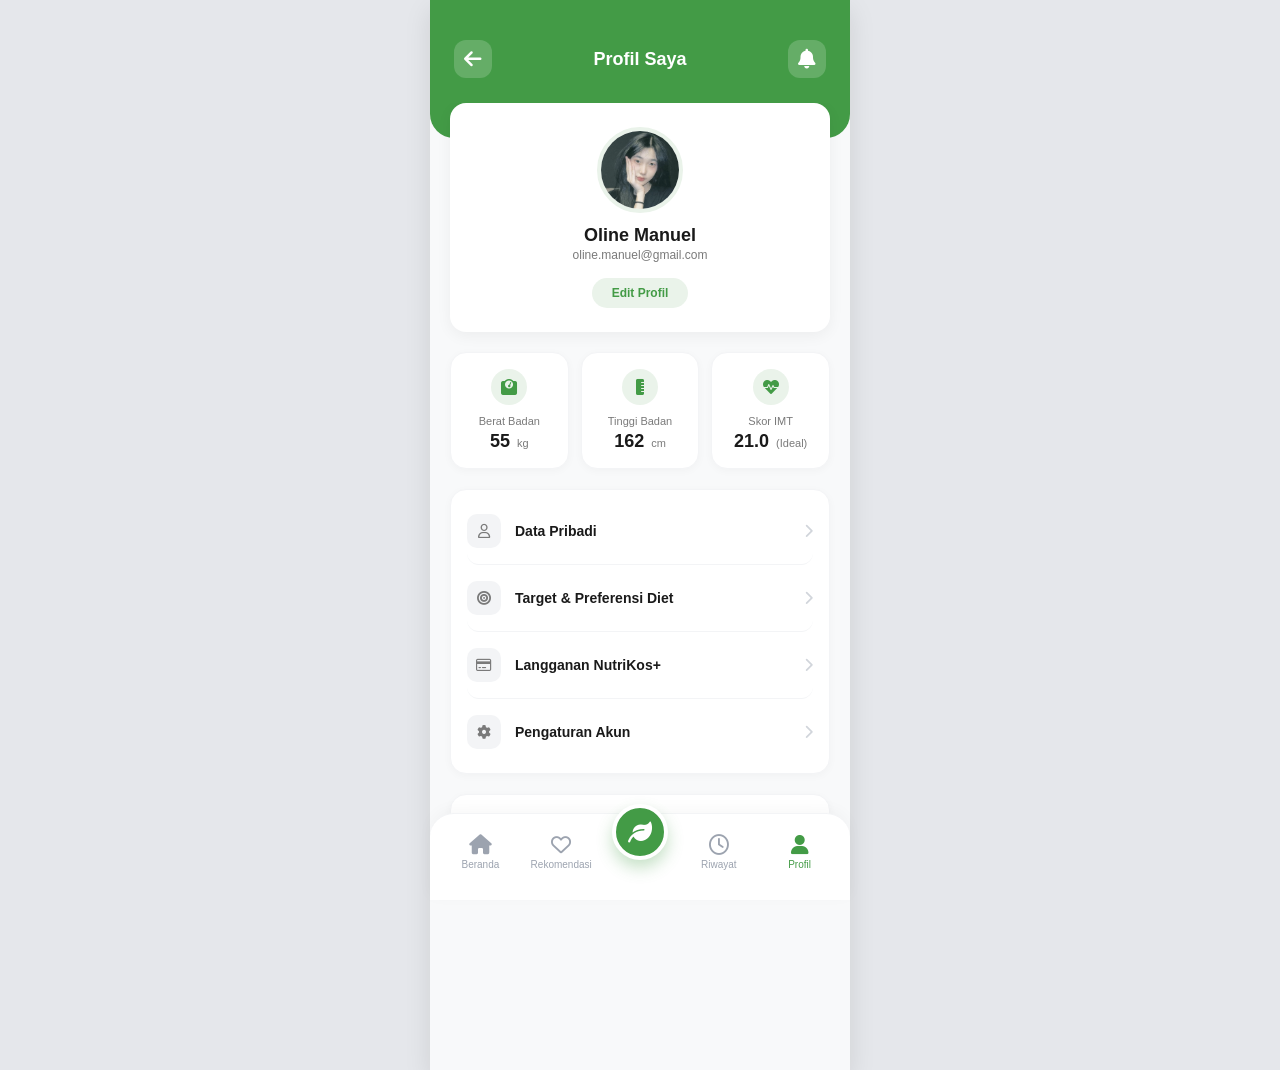
<file: profile.html>
<!DOCTYPE html>
<html lang="id">
<head>
    <meta charset="UTF-8">
    <meta name="viewport" content="width=device-width, initial-scale=1.0">
    <title>NutriKos - Profil Saya</title>
    <!-- Font Awesome untuk ikon -->
    <link href="https://cdnjs.cloudflare.com/ajax/libs/font-awesome/6.0.0/css/all.min.css" rel="stylesheet">
    <!-- Hubungkan ke file CSS utama -->
    <link rel="stylesheet" href="style.css">
    
    
    <!-- Style Khusus Halaman Profil -->
    <style>
        .header-green-profile {
            background-color: var(--primary);
            color: var(--white);
            padding: 40px 24px 60px 24px; /* Padding bawah lebih panjang untuk efek overlap */
            display: flex;
            align-items: center;
            justify-content: space-between;
            border-radius: 0 0 24px 24px;
            position: relative;
            z-index: 10;
        }
        .header-green-profile h1 { font-size: 18px; font-weight: 600; }
        .header-green-profile .icon-btn { color: var(--white); font-size: 20px; text-decoration: none; }

        .content-profile {
            padding: 0 20px 100px 20px;
            display: flex;
            flex-direction: column;
            gap: 20px;
            flex: 1;
            overflow-y: auto;
            margin-top: -35px; /* Mengangkat konten agar menumpuk di atas header hijau */
        }

        /* Kartu Identitas Utama */
        .profile-card {
            background-color: var(--white);
            border-radius: 16px;
            padding: 24px 20px;
            display: flex;
            flex-direction: column;
            align-items: center;
            box-shadow: 0 4px 15px rgba(0,0,0,0.05);
            position: relative;
            z-index: 20;
        }
        .profile-img-large {
            width: 86px; height: 86px;
            border-radius: 50%;
            object-fit: cover;
            border: 4px solid var(--primary-light);
            margin-bottom: 12px;
        }
        .profile-name { font-size: 18px; font-weight: 700; color: var(--text-dark); margin-bottom: 2px; }
        .profile-email { font-size: 12px; color: var(--text-gray); margin-bottom: 16px; }
        .btn-edit-profile {
            background-color: var(--primary-light);
            color: var(--primary);
            padding: 8px 20px;
            border-radius: 20px;
            font-size: 12px;
            font-weight: 600;
            text-decoration: none;
            transition: 0.2s;
        }
        .btn-edit-profile:hover { background-color: #dcfce7; }

        /* Grid TB & BB */
        .stats-grid-profile {
            display: grid;
            grid-template-columns: repeat(3, 1fr);
            gap: 12px;
        }
        .stat-box-profile {
            background-color: var(--white);
            border-radius: 16px;
            padding: 16px 10px;
            display: flex;
            flex-direction: column;
            align-items: center;
            box-shadow: 0 2px 8px rgba(0,0,0,0.03);
            border: 1px solid #f3f4f6;
            text-align: center;
        }
        .stat-icon {
            width: 36px; height: 36px;
            background-color: var(--primary-light);
            color: var(--primary);
            border-radius: 50%;
            display: flex; align-items: center; justify-content: center;
            font-size: 16px;
            margin-bottom: 10px;
        }
        .stat-label { font-size: 11px; color: var(--text-gray); font-weight: 500; margin-bottom: 4px; }
        .stat-value { font-size: 18px; font-weight: 700; color: var(--text-dark); }
        .stat-value span { font-size: 11px; font-weight: 500; color: var(--text-gray); margin-left: 2px;}

        /* List Menu Pengaturan */
        .menu-list-profile {
            background-color: var(--white);
            border-radius: 16px;
            padding: 8px 16px;
            box-shadow: 0 2px 8px rgba(0,0,0,0.03);
            border: 1px solid #f3f4f6;
            display: flex;
            flex-direction: column;
        }
        .menu-item-profile {
            display: flex;
            align-items: center;
            padding: 16px 0;
            border-bottom: 1px solid #f3f4f6;
            text-decoration: none;
            color: var(--text-dark);
        }
        .menu-item-profile:last-child { border-bottom: none; }
        .menu-icon {
            width: 34px; height: 34px;
            background-color: #f3f4f6;
            color: var(--text-gray);
            border-radius: 10px;
            display: flex; align-items: center; justify-content: center;
            font-size: 14px;
            margin-right: 14px;
        }
        .menu-text { flex: 1; font-size: 14px; font-weight: 600; }
        .menu-arrow { color: #d1d5db; font-size: 14px; }
        
        /* Khusus Tombol Keluar */
        .menu-item-profile.logout .menu-icon { background-color: #fee2e2; color: #ef4444; }
        .menu-item-profile.logout .menu-text { color: #ef4444; }
    </style>
</head>
<script src="script.js"></script>
<body>

    <div class="mobile-container">
        
        <!-- HEADER HIJAU -->
        <header class="header-green-profile">
            <a href="dashboard.html" class="icon-btn"><i class="fa-solid fa-arrow-left"></i></a>
            <h1>Profil Saya</h1>
            <a href="#" class="icon-btn"><i class="fa-solid fa-bell"></i></a>
        </header>

        <!-- KONTEN UTAMA -->
        <main class="content-profile">
            
            <!-- Kartu Identitas (Foto, Nama, Email) -->
            <div class="profile-card">
                <img src="img/profile.webp" alt="Profile" class="profile-img-large">
                <h2 class="profile-name">Oline Manuel</h2>
                <p class="profile-email">oline.manuel@gmail.com</p>
                <a href="#" class="btn-edit-profile">Edit Profil</a>
            </div>

            <!-- Grid Data Fisik (BB, TB, IMT) -->
            <div class="stats-grid-profile">
                <!-- Berat Badan -->
                <div class="stat-box-profile">
                    <div class="stat-icon"><i class="fa-solid fa-weight-scale"></i></div>
                    <p class="stat-label">Berat Badan</p>
                    <p class="stat-value">55 <span>kg</span></p>
                </div>
                <!-- Tinggi Badan -->
                <div class="stat-box-profile">
                    <div class="stat-icon"><i class="fa-solid fa-ruler-vertical"></i></div>
                    <p class="stat-label">Tinggi Badan</p>
                    <p class="stat-value">162 <span>cm</span></p>
                </div>
                <!-- IMT (Indeks Massa Tubuh) -->
                <div class="stat-box-profile">
                    <div class="stat-icon"><i class="fa-solid fa-heart-pulse"></i></div>
                    <p class="stat-label">Skor IMT</p>
                    <p class="stat-value">21.0 <span>(Ideal)</span></p>
                </div>
            </div>

            <!-- Menu Pengaturan -->
            <div class="menu-list-profile">
                <a href="#" class="menu-item-profile">
                    <div class="menu-icon"><i class="fa-regular fa-user"></i></div>
                    <span class="menu-text">Data Pribadi</span>
                    <i class="fa-solid fa-chevron-right menu-arrow"></i>
                </a>
                <a href="#" class="menu-item-profile">
                    <div class="menu-icon"><i class="fa-solid fa-bullseye"></i></div>
                    <span class="menu-text">Target & Preferensi Diet</span>
                    <i class="fa-solid fa-chevron-right menu-arrow"></i>
                </a>
                <a href="#" class="menu-item-profile">
                    <div class="menu-icon"><i class="fa-regular fa-credit-card"></i></div>
                    <span class="menu-text">Langganan NutriKos+</span>
                    <i class="fa-solid fa-chevron-right menu-arrow"></i>
                </a>
                <a href="#" class="menu-item-profile">
                    <div class="menu-icon"><i class="fa-solid fa-gear"></i></div>
                    <span class="menu-text">Pengaturan Akun</span>
                    <i class="fa-solid fa-chevron-right menu-arrow"></i>
                </a>
            </div>

            <!-- Tombol Keluar -->
            <div class="menu-list-profile">
                <a href="index.html" class="menu-item-profile logout">
                    <div class="menu-icon"><i class="fa-solid fa-arrow-right-from-bracket"></i></div>
                    <span class="menu-text">Keluar Akun</span>
                </a>
            </div>

        </main>

        <!-- BOTTOM NAVIGATION -->
        <nav class="bottom-nav">
            <a href="dashboard.html" class="nav-item">
                <i class="fa-solid fa-house"></i>
                <span>Beranda</span>
            </a>
            <a href="rekomendasi.html" class="nav-item">
                <i class="fa-regular fa-heart"></i>
                <span>Rekomendasi</span>
            </a>
            
            <div class="nav-item-center">
                <div class="center-btn">
                    <i class="fa-solid fa-leaf"></i>
                </div>
            </div>
            
            <a href="#" class="nav-item">
                <i class="fa-regular fa-clock"></i>
                <span>Riwayat</span>
            </a>
            <!-- Navigasi Aktif untuk Profil -->
            <a href="profile.html" class="nav-item active">
                <i class="fa-solid fa-user"></i>
                <span>Profil</span>
            </a>
        </nav>

    </div>

</body>
</html>
</file>
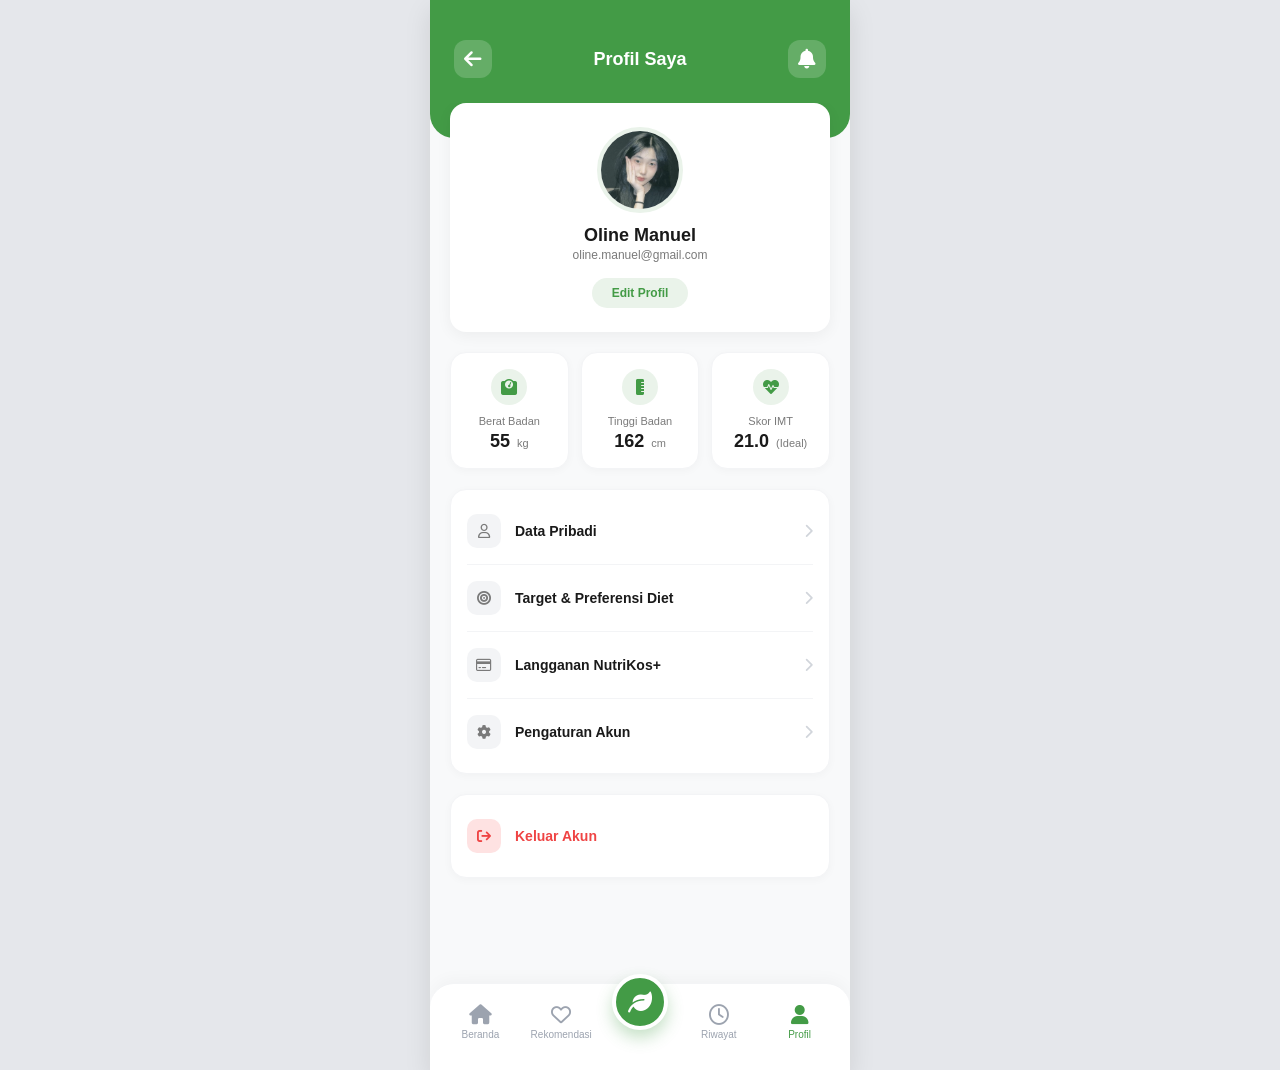
<file: ep/profile.html>
<!DOCTYPE html>
<html lang="id">
<head>
    <meta charset="UTF-8">
    <meta name="viewport" content="width=device-width, initial-scale=1.0">
    <title>NutriKos - Profil Saya</title>
    <!-- Font Awesome untuk ikon -->
    <link href="https://cdnjs.cloudflare.com/ajax/libs/font-awesome/6.0.0/css/all.min.css" rel="stylesheet">
    <!-- Hubungkan ke file CSS utama -->
    <link rel="stylesheet" href="style.css">
    
    <!-- Style Khusus Halaman Profil -->
    <style>
        .header-green-profile {
            background-color: var(--primary);
            color: var(--white);
            padding: 40px 24px 60px 24px; /* Padding bawah lebih panjang untuk efek overlap */
            display: flex;
            align-items: center;
            justify-content: space-between;
            border-radius: 0 0 24px 24px;
            position: relative;
            z-index: 10;
        }
        .header-green-profile h1 { font-size: 18px; font-weight: 600; }
        .header-green-profile .icon-btn { color: var(--white); font-size: 20px; text-decoration: none; }

        .content-profile {
            padding: 0 20px 100px 20px;
            display: flex;
            flex-direction: column;
            gap: 20px;
            flex: 1;
            overflow-y: auto;
            margin-top: -35px; /* Mengangkat konten agar menumpuk di atas header hijau */
        }

        /* Kartu Identitas Utama */
        .profile-card {
            background-color: var(--white);
            border-radius: 16px;
            padding: 24px 20px;
            display: flex;
            flex-direction: column;
            align-items: center;
            box-shadow: 0 4px 15px rgba(0,0,0,0.05);
            position: relative;
            z-index: 20;
        }
        .profile-img-large {
            width: 86px; height: 86px;
            border-radius: 50%;
            object-fit: cover;
            border: 4px solid var(--primary-light);
            margin-bottom: 12px;
        }
        .profile-name { font-size: 18px; font-weight: 700; color: var(--text-dark); margin-bottom: 2px; }
        .profile-email { font-size: 12px; color: var(--text-gray); margin-bottom: 16px; }
        .btn-edit-profile {
            background-color: var(--primary-light);
            color: var(--primary);
            padding: 8px 20px;
            border-radius: 20px;
            font-size: 12px;
            font-weight: 600;
            text-decoration: none;
            transition: 0.2s;
        }
        .btn-edit-profile:hover { background-color: #dcfce7; }

        /* Grid TB & BB */
        .stats-grid-profile {
            display: grid;
            grid-template-columns: repeat(3, 1fr);
            gap: 12px;
        }
        .stat-box-profile {
            background-color: var(--white);
            border-radius: 16px;
            padding: 16px 10px;
            display: flex;
            flex-direction: column;
            align-items: center;
            box-shadow: 0 2px 8px rgba(0,0,0,0.03);
            border: 1px solid #f3f4f6;
            text-align: center;
        }
        .stat-icon {
            width: 36px; height: 36px;
            background-color: var(--primary-light);
            color: var(--primary);
            border-radius: 50%;
            display: flex; align-items: center; justify-content: center;
            font-size: 16px;
            margin-bottom: 10px;
        }
        .stat-label { font-size: 11px; color: var(--text-gray); font-weight: 500; margin-bottom: 4px; }
        .stat-value { font-size: 18px; font-weight: 700; color: var(--text-dark); }
        .stat-value span { font-size: 11px; font-weight: 500; color: var(--text-gray); margin-left: 2px;}

        /* List Menu Pengaturan */
        .menu-list-profile {
            background-color: var(--white);
            border-radius: 16px;
            padding: 8px 16px;
            box-shadow: 0 2px 8px rgba(0,0,0,0.03);
            border: 1px solid #f3f4f6;
            display: flex;
            flex-direction: column;
        }
        .menu-item-profile {
            display: flex;
            align-items: center;
            padding: 16px 0;
            border-bottom: 1px solid #f3f4f6;
            text-decoration: none;
            color: var(--text-dark);
        }
        .menu-item-profile:last-child { border-bottom: none; }
        .menu-icon {
            width: 34px; height: 34px;
            background-color: #f3f4f6;
            color: var(--text-gray);
            border-radius: 10px;
            display: flex; align-items: center; justify-content: center;
            font-size: 14px;
            margin-right: 14px;
        }
        .menu-text { flex: 1; font-size: 14px; font-weight: 600; }
        .menu-arrow { color: #d1d5db; font-size: 14px; }
        
        /* Khusus Tombol Keluar */
        .menu-item-profile.logout .menu-icon { background-color: #fee2e2; color: #ef4444; }
        .menu-item-profile.logout .menu-text { color: #ef4444; }
    </style>
</head>
<body>

    <div class="mobile-container">
        
        <!-- HEADER HIJAU -->
        <header class="header-green-profile">
            <a href="dashboard.html" class="icon-btn"><i class="fa-solid fa-arrow-left"></i></a>
            <h1>Profil Saya</h1>
            <a href="#" class="icon-btn"><i class="fa-solid fa-bell"></i></a>
        </header>

        <!-- KONTEN UTAMA -->
        <main class="content-profile">
            
            <!-- Kartu Identitas (Foto, Nama, Email) -->
            <div class="profile-card">
                <img src="img/profile.webp" alt="Profile" class="profile-img-large">
                <h2 class="profile-name">Oline Manuel</h2>
                <p class="profile-email">oline.manuel@gmail.com</p>
                <a href="#" class="btn-edit-profile">Edit Profil</a>
            </div>

            <!-- Grid Data Fisik (BB, TB, IMT) -->
            <div class="stats-grid-profile">
                <!-- Berat Badan -->
                <div class="stat-box-profile">
                    <div class="stat-icon"><i class="fa-solid fa-weight-scale"></i></div>
                    <p class="stat-label">Berat Badan</p>
                    <p class="stat-value">55 <span>kg</span></p>
                </div>
                <!-- Tinggi Badan -->
                <div class="stat-box-profile">
                    <div class="stat-icon"><i class="fa-solid fa-ruler-vertical"></i></div>
                    <p class="stat-label">Tinggi Badan</p>
                    <p class="stat-value">162 <span>cm</span></p>
                </div>
                <!-- IMT (Indeks Massa Tubuh) -->
                <div class="stat-box-profile">
                    <div class="stat-icon"><i class="fa-solid fa-heart-pulse"></i></div>
                    <p class="stat-label">Skor IMT</p>
                    <p class="stat-value">21.0 <span>(Ideal)</span></p>
                </div>
            </div>

            <!-- Menu Pengaturan -->
            <div class="menu-list-profile">
                <a href="#" class="menu-item-profile">
                    <div class="menu-icon"><i class="fa-regular fa-user"></i></div>
                    <span class="menu-text">Data Pribadi</span>
                    <i class="fa-solid fa-chevron-right menu-arrow"></i>
                </a>
                <a href="#" class="menu-item-profile">
                    <div class="menu-icon"><i class="fa-solid fa-bullseye"></i></div>
                    <span class="menu-text">Target & Preferensi Diet</span>
                    <i class="fa-solid fa-chevron-right menu-arrow"></i>
                </a>
                <a href="#" class="menu-item-profile">
                    <div class="menu-icon"><i class="fa-regular fa-credit-card"></i></div>
                    <span class="menu-text">Langganan NutriKos+</span>
                    <i class="fa-solid fa-chevron-right menu-arrow"></i>
                </a>
                <a href="#" class="menu-item-profile">
                    <div class="menu-icon"><i class="fa-solid fa-gear"></i></div>
                    <span class="menu-text">Pengaturan Akun</span>
                    <i class="fa-solid fa-chevron-right menu-arrow"></i>
                </a>
            </div>

            <!-- Tombol Keluar -->
            <div class="menu-list-profile">
                <a href="index.html" class="menu-item-profile logout">
                    <div class="menu-icon"><i class="fa-solid fa-arrow-right-from-bracket"></i></div>
                    <span class="menu-text">Keluar Akun</span>
                </a>
            </div>

        </main>

        <!-- BOTTOM NAVIGATION -->
        <nav class="bottom-nav">
            <a href="dashboard.html" class="nav-item">
                <i class="fa-solid fa-house"></i>
                <span>Beranda</span>
            </a>
            <a href="rekomendasi.html" class="nav-item">
                <i class="fa-regular fa-heart"></i>
                <span>Rekomendasi</span>
            </a>
            
            <div class="nav-item-center">
                <div class="center-btn">
                    <i class="fa-solid fa-leaf"></i>
                </div>
            </div>
            
            <a href="#" class="nav-item">
                <i class="fa-regular fa-clock"></i>
                <span>Riwayat</span>
            </a>
            <!-- Navigasi Aktif untuk Profil -->
            <a href="profile.html" class="nav-item active">
                <i class="fa-solid fa-user"></i>
                <span>Profil</span>
            </a>
        </nav>

    </div>

</body>
</html>
</file>
<file: style.css>
/* --- VARIABEL WARNA NUTRIKOS --- */

:root {
    --primary: #439b46;       /* Hijau utama NutriKos */
    --primary-dark: #357d38;
    --primary-light: #eaf3ea; /* Hijau super muda untuk background/aksen */
    --bg-app: #f8f9fa;        /* Abu-abu sangat muda untuk background layar */
    --text-dark: #1a1a1a;
    --text-gray: #7a7a7a;
    --white: #ffffff;
    --blue-water: #4ca1f0;
    --blue-water-light: #d8eafb;
    --accent-orange: #f59e0b; /* Warna aksen untuk api/langkah */
}

/* --- RESET CSS --- */
* {
    box-sizing: border-box;
    margin: 0;
    padding: 0;
    font-family: 'Segoe UI', Tahoma, Geneva, Verdana, sans-serif;
}

body {
    background-color: #e5e7eb; /* Background luar layar HP */
    display: flex;
    justify-content: center;
    min-height: 100vh;
}

/* --- CONTAINER UTAMA (LAYAR MOBILE) --- */
.mobile-container {
    width: 100%;
    max-width: 420px;
    padding-bottom: 92px;
    background-color: var(--bg-app);
    min-height: 100vh;
    position: relative;
    /* Target desain: 1080 x 1920 (portrait) */
    min-height: 100vh;
    max-height: none;
    margin: 0 auto;
    padding-bottom: 92px;
    box-sizing: border-box;


    box-shadow: 0 10px 25px rgba(0,0,0,0.1);
    display: flex;
    flex-direction: column;
    overflow-x: hidden;
}

/* Hilangkan scrollbar tapi tetap bisa di-scroll */
.content::-webkit-scrollbar { display: none; }
.content { -ms-overflow-style: none; scrollbar-width: none; padding: 16px 20px 100px 20px; display: flex; flex-direction: column; gap: 20px; flex: 1; overflow-y: auto; }

/* --- HEADER --- */
.header {
    display: flex;
    justify-content: space-between;
    align-items: center;
    padding: 30px 24px 15px 24px;
    background-color: var(--bg-app);
}
.profile {
    display: flex;
    align-items: center;
    gap: 12px;
}
.profile-img {
    width: 46px;
    height: 46px;
    border-radius: 50%;
    object-fit: cover;
    border: 2px solid var(--primary-light);
}
.profile-text h1 {
    font-size: 16px;
    font-weight: 700;
    color: var(--text-dark);
}
.profile-text p {
    font-size: 12px;
    color: var(--text-gray);
    margin-top: 2px;
}
.bell-btn {
    position: relative;
    background: none;
    border: none;
    font-size: 20px;
    color: var(--text-dark);
    cursor: pointer;
}
.bell-btn .dot {
    position: absolute;
    top: 0;
    right: 0;
    width: 8px;
    height: 8px;
    background-color: #ef4444;
    border-radius: 50%;
}

/* --- KONTEN UTAMA --- */
/* (dibuat konsolidasi di blok scrollbar untuk menghindari duplikasi) */


/* --- SECTION: TARGET HARI INI --- */
.card-target {
    background-color: var(--primary);
    color: var(--white);
    border-radius: 16px;
    padding: 20px;
    box-shadow: 0 4px 12px rgba(67, 155, 70, 0.2);
}
.target-header {
    display: flex;
    justify-content: space-between;
    align-items: center;
    margin-bottom: 16px;
}
.target-header h2 { font-size: 16px; font-weight: 600; }
.target-header a { color: rgba(255,255,255,0.8); font-size: 12px; text-decoration: none; }

.cal-box { margin-bottom: 20px; }
.cal-box p { font-size: 13px; opacity: 0.9; margin-bottom: 4px; }
.cal-values {
    display: flex;
    justify-content: space-between;
    align-items: flex-end;
    margin-bottom: 8px;
}
.cal-values h3 { font-size: 22px; font-weight: 700; }
.cal-values h3 span { font-size: 14px; font-weight: 400; opacity: 0.8; }
.cal-values .percent { font-size: 14px; font-weight: 600; }

.progress-bar-bg {
    width: 100%;
    height: 6px;
    background-color: rgba(0,0,0,0.15);
    border-radius: 6px;
}
.progress-bar-fill {
    height: 100%;
    background-color: var(--white);
    border-radius: 6px;
    width: 82%;
}

.macros {
    display: flex;
    gap: 20px;
}
.macro-item { flex: 1; }
.macro-header {
    display: flex;
    justify-content: space-between;
    font-size: 12px;
    margin-bottom: 6px;
    font-weight: 500;
}
.macro-progress-bg {
    width: 100%;
    height: 4px;
    background-color: rgba(0,0,0,0.15);
    border-radius: 4px;
    margin-bottom: 6px;
}
.macro-progress-fill {
    height: 100%;
    background-color: var(--white);
    border-radius: 4px;
}
.macro-item p { font-size: 11px; opacity: 0.8; }

/* --- SECTION: MINUM AIR --- */

/* Hover lebih gelap untuk menu profile (akun) - halus & ikut bentuk */
.menu-item-profile {
    border-radius: 12px;
}

.menu-item-profile:hover,
.menu-item-profile:focus-visible,
.menu-item-profile.logout:hover,
.menu-item-profile.logout:focus-visible {
    background: linear-gradient(90deg, rgba(67, 155, 70, 0.10), rgba(67, 155, 70, 0.05));
    transition: background 160ms ease, transform 160ms ease, box-shadow 160ms ease;
    transform: translateY(-1px);
    box-shadow: 0 6px 14px rgba(67, 155, 70, 0.12);
    filter: none;
}

.menu-item-profile.logout:hover,
.menu-item-profile.logout:focus-visible {
    background: linear-gradient(90deg, rgba(239, 68, 68, 0.10), rgba(239, 68, 68, 0.05));
    box-shadow: 0 6px 14px rgba(239, 68, 68, 0.10);
}

.menu-item-profile:hover .menu-text,
.menu-item-profile:focus-visible .menu-text,
.menu-item-profile.logout:hover .menu-text,
.menu-item-profile.logout:focus-visible .menu-text {
    filter: brightness(1.0);
}


.card-white {
    background-color: var(--white);
    border-radius: 16px;
    padding: 16px;
    box-shadow: 0 2px 8px rgba(0,0,0,0.04);
}
.water-container {
    display: flex;
    justify-content: space-between;
    align-items: center;
}
.water-info { display: flex; flex-direction: column; gap: 8px; }
.water-title {
    display: flex;
    align-items: center;
    gap: 8px;
    font-size: 14px;
    font-weight: 600;
    color: var(--text-dark);
}
.water-title i { color: var(--blue-water); }
.water-count { font-size: 12px; color: var(--text-gray); font-weight: 500; margin-bottom: 4px; }

.glasses { display: flex; gap: 4px; }
.glass {
    width: 14px;
    height: 20px;
    background-color: var(--blue-water-light);
    border-radius: 0 0 4px 4px;
}
.glass.filled { background-color: var(--blue-water); opacity: 0.8; }

.btn-add-water {
    width: 32px; height: 32px;
    border: 1px solid #e5e7eb; border-radius: 50%;
    background: none; color: #9ca3af;
    display: flex; align-items: center; justify-content: center;
    cursor: pointer; font-size: 14px;
}

/* --- SECTION: STEPS & CALORIES BURNED --- */
.grid-2 {
    display: grid;
    grid-template-columns: 1fr 1fr;
    gap: 16px;
}

.card-sm {
    background-color: var(--white);
    border-radius: 16px;
    padding: 16px;
    box-shadow: 0 2px 8px rgba(0,0,0,0.04);
    display: flex;
    flex-direction: column;
}
.card-sm-title {
    display: flex;
    align-items: center;
    gap: 8px;
    font-size: 14px;
    font-weight: 600;
    color: var(--text-dark);
    margin-bottom: 16px;
}
.card-sm-title i { color: var(--accent-orange); }

/* Steps Donut Chart */
.steps-wrapper { align-items: center; }
.donut {
    width: 80px; height: 80px;
    background: conic-gradient(var(--primary) 0% 63%, #f3f4f6 63% 100%);
    border-radius: 50%;
    display: flex; align-items: center; justify-content: center;
    margin-bottom: 12px;
}
.donut-inner {
    width: 60px; height: 60px;
    background-color: var(--white);
    border-radius: 50%;
    display: flex; align-items: center; justify-content: center;
    font-size: 14px; font-weight: 700; color: var(--text-dark);
}
.steps-goal { font-size: 12px; font-weight: 500; color: var(--text-gray); }

/* Calories Burned */
.burn-val { font-size: 20px; font-weight: 700; color: var(--text-dark); margin-bottom: 16px; }
.burn-footer { margin-top: auto; }
.burn-bar {
    width: 100%; height: 8px;
    background-color: #f3f4f6;
    border-radius: 8px; margin-bottom: 8px;
}
.burn-fill {
    width: 30%; height: 100%;
    background-color: var(--primary);
    border-radius: 8px;
}
.burn-labels { display: flex; justify-content: space-between; font-size: 11px; }
.burn-labels .val { font-weight: 700; color: var(--text-dark); }
.burn-labels .lbl { color: var(--text-gray); }

/* --- SECTION: REKOMENDASI (di dashboard) --- */
.section-header {
    display: flex;
    justify-content: space-between;
    align-items: center;
    margin-bottom: 12px;
}
.section-header h2 { font-size: 15px; font-weight: 600; color: var(--text-dark); }
.section-header a { font-size: 12px; color: var(--primary); text-decoration: none; }

.food-card { display: flex; gap: 12px; align-items: center; }

.food-img { width: 80px; height: 80px; border-radius: 12px; object-fit: cover; }
.food-details { flex: 1; }
.food-details h3 { font-size: 14px; font-weight: 600; margin-bottom: 4px; }
.food-badge {
    display: inline-block;
    background-color: var(--primary-light); color: var(--primary);
    font-size: 10px; font-weight: 600;
    padding: 2px 8px;
    border-radius: 20px;
    margin-bottom: 8px;
}
.food-stats { display: flex; gap: 12px; font-size: 11px; color: var(--text-gray); }
.food-stats i.fa-fire { color: #f59e0b; }
.food-stats i.fa-leaf { color: var(--primary); }

.food-score { text-align: center; }
.food-score p { font-size: 10px; color: var(--text-gray); margin-bottom: 4px; }
.score-circle {
    width: 46px; height: 46px;
    border: 3px solid var(--primary);
    border-radius: 50%;
    display: flex; align-items: center; justify-content: center;
    font-size: 18px; font-weight: 700; color: var(--primary);
}

/* --- SECTION: FITUR CEPAT --- */
.features-grid {
    display: grid;
    grid-template-columns: repeat(4, 1fr);
    gap: 12px;
    width: 100%;
}

/* Biar tombol/link feature tidak ngasih lebar berlebihan */
.feature-item {
    width: auto;
    border-radius: 14px;
}
.feature-item { display: flex; flex-direction: column; align-items: center; gap: 8px; }
.feature-icon {
    width: 48px; height: 48px;
    background-color: var(--white);
    border-radius: 14px;
    display: flex; align-items: center; justify-content: center;
    font-size: 20px;
    box-shadow: 0 2px 6px rgba(0,0,0,0.03);
    transition: background 160ms ease, transform 160ms ease, box-shadow 160ms ease;
}

/* Hover feature item (halus & gak terasa kotak) */
.feature-item:hover .feature-icon,
.feature-item:focus-visible .feature-icon {
    background: linear-gradient(135deg, rgba(67, 155, 70, 0.12), rgba(67, 155, 70, 0.05));
    transform: translateY(-1px);
    box-shadow: 0 8px 16px rgba(67, 155, 70, 0.12);
}

.feature-item p {
    font-size: 11px;
    color: var(--text-gray);
    text-align: center;
    font-weight: 500;
    line-height: 1.3;
    transition: color 160ms ease;
}

.feature-item:hover p,
.feature-item:focus-visible p {
    color: #5f6b75;
}


/* --- BOTTOM NAVIGATION --- */
.bottom-nav {
    /* menjaga lebar agar nav konsisten */

    position: fixed;
    bottom: 0;
    left: 50%;
    transform: translateX(-50%);
    max-width: 420px;
    width: 100%;
    background-color: var(--white);
    border-top: 1px solid #f3f4f6;
    display: flex;
    justify-content: space-around;
    align-items: center;
    padding: 10px 10px 20px 10px;
    border-radius: 24px 24px 0 0;
    box-shadow: 0 -4px 15px rgba(0,0,0,0.03);
    z-index: 20;
}
.nav-item {
    display: flex;
    flex-direction: column;
    align-items: center;
    gap: 4px;
    color: #9ca3af;
    text-decoration: none;
    width: 60px;
}
.nav-item.active { color: var(--primary); }

/* Hover nav item (halus & gak kotak) */
.nav-item {
    border-radius: 12px;
}

.nav-item:hover,
.nav-item:focus-visible {
    background: linear-gradient(135deg, rgba(67, 155, 70, 0.10), rgba(67, 155, 70, 0.05));
    transition: background 160ms ease, transform 160ms ease, box-shadow 160ms ease, color 160ms ease;
    transform: translateY(-1px);
    box-shadow: 0 8px 16px rgba(67, 155, 70, 0.10);
}

.nav-item:hover i,
.nav-item:focus-visible i {
    filter: brightness(0.95);
}

.nav-item i { font-size: 20px; }

.nav-item span { font-size: 10px; font-weight: 500; }

.nav-item-center { position: relative; top: -20px; }
.center-btn {
    width: 56px; height: 56px;
    background-color: var(--primary); color: var(--white);
    border-radius: 50%;
    display: flex; align-items: center; justify-content: center;
    font-size: 24px;
    box-shadow: 0 8px 16px rgba(67, 155, 70, 0.3);
    border: 4px solid var(--white);
}

/* ==========================
   REKOMENDASI PAGE (rekomendasi.html)
   ========================== */

/* container rekomendasi */
.content-rekomendasi {
    padding-bottom: 92px;
}

.header-green {
    display: flex;
    align-items: center;
    justify-content: space-between;
    padding: 18px 16px;
    background-color: var(--primary);
    color: var(--white);
    border-bottom-left-radius: 0;
    border-bottom-right-radius: 0;
}

.icon-btn {
    width: 38px;
    height: 38px;
    border-radius: 12px;
    background: rgba(255,255,255,0.18);
    color: var(--white);
    display: inline-flex;
    align-items: center;
    justify-content: center;
    text-decoration: none;
}

.header-green h1 {
    font-size: 16px;
    font-weight: 800;
}

.tabs-wrapper {
    display: flex;
    gap: 10px;
    padding: 14px 16px 0 16px;
}

.tab-pill {
    padding: 8px 12px;
    border-radius: 999px;
    background-color: #f3f4f6;
    color: var(--text-gray);
    font-size: 12px;
    font-weight: 700;
}

.tab-pill.active {
    background-color: var(--primary);
    color: var(--white);
}

.promo-banner {
    margin: 14px 16px 0 16px;
    background: var(--white);
    border-radius: 16px;
    padding: 14px;
    display: flex;
    justify-content: space-between;
    align-items: center;
    box-shadow: 0 2px 8px rgba(0,0,0,0.04);
}

.promo-text h3 {
    font-size: 14px;
    font-weight: 800;
    color: var(--text-dark);
}

.promo-text p {
    font-size: 12px;
    color: var(--text-gray);
    margin-top: 4px;
}

.promo-icon-box {
    width: 44px;
    height: 44px;
    border-radius: 14px;
    background: var(--primary-light);
    display: flex;
    align-items: center;
    justify-content: center;
}

.food-list {
    padding: 14px 16px 16px 16px;
    display: flex;
    flex-direction: column;
    gap: 12px;
}

.food-list-card {
    background-color: var(--white);
    border-radius: 16px;
    padding: 12px;
    display: flex;
    gap: 12px;
    box-shadow: 0 2px 8px rgba(0,0,0,0.04);
}

.food-list-img-wrapper {
    position: relative;
    width: 88px;
    height: 88px;
    flex: 0 0 auto;
}

.food-list-img {
    width: 88px;
    height: 88px;
    object-fit: cover;
    border-radius: 14px;
}

.badge-hemat-img {
    position: absolute;
    top: 8px;
    left: 8px;
    background-color: rgba(67, 155, 70, 0.12);
    color: var(--primary);
    font-size: 11px;
    font-weight: 900;
    padding: 4px 10px;
    border-radius: 999px;
}

.food-list-info {
    flex: 1;
    min-width: 0;
}

.food-list-title {
    font-size: 14px;
    font-weight: 900;
    color: var(--text-dark);
    margin-bottom: 2px;
}

.food-list-price {
    font-size: 12px;
    color: var(--text-gray);
    font-weight: 700;
}

.food-list-nutrisi {
    font-size: 11px;
    color: var(--text-gray);
    margin-top: 6px;
    line-height: 1.3;
}

.food-list-right {
    width: 54px;
    display: flex;
    flex-direction: column;
    align-items: flex-end;
    gap: 8px;
}

.btn-bookmark {
    color: #cbd5e1;
    font-size: 16px;
}

.food-score-container {
    text-align: right;
}

.food-score-title {
    font-size: 10px;
    color: var(--text-gray);
    font-weight: 800;
    margin-bottom: 4px;
}
.mobile-container.login-page {
    background-color: #fcfdfc;
    justify-content: space-between;
    padding-top: 0;
}

/* Simulasi Status Bar Atas (khusus halaman login) */
.mobile-container.login-page .status-bar-sim {
    width: 100%;
    max-width: 420px;
    margin: 0 auto;

    display: flex;
    justify-content: space-between;
    align-items: center;
    padding: 14px 24px 5px 24px;
    font-size: 14px;
    font-weight: 600;
    color: #1a1a1a;
    z-index: 10;
}

.mobile-container.login-page .status-icons {
    margin-left: auto;
}

.mobile-container.login-page .status-bar-sim {
    max-width: 420px;
    margin: 0 auto;

    display: flex;
    justify-content: space-between;
    align-items: center;
    padding: 14px 24px 5px 24px;
    font-size: 14px;
    font-weight: 600;
    color: #1a1a1a;
    z-index: 10;
}
.status-icons { display: flex; gap: 6px; font-size: 12px; }

/* Hero & Logo Area */
.hero-section {
    display: flex;
    flex-direction: column;
    align-items: center;
    flex: 1;
    width: 100%;
    padding-top: 20px;
    position: relative;
}
.logo-container {
    text-align: center;
    margin-bottom: 20px;
    z-index: 5;
}
.logo-icon-main {
    width: 70px; height: 70px;
    background: linear-gradient(135deg, #439b46, #66bb6a);
    color: var(--white);
    border-radius: 50%;
    display: flex;
    align-items: center;
    justify-content: center;
    font-size: 36px;
    margin: 0 auto 12px auto;
    box-shadow: 0 6px 16px rgba(67, 155, 70, 0.25);
}
.logo-title {
    font-size: 32px;
    font-weight: 800;
    color: #1b4d22;
    letter-spacing: -0.5px;
}
.logo-title span { color: #7cb342; }
.logo-tagline {
    font-size: 12px;
    color: var(--text-gray);
    font-weight: 600;
    margin-top: 4px;
}

/* Wrapper Gambar Ilustrasi */
.hero-image-wrapper {
    width: 100%;
    flex: 1;
    display: flex;
    align-items: flex-end;
    justify-content: center;
    overflow: hidden;
}
.hero-img {
    width: 95%;
    max-height: 280px;
    object-fit: cover;
    border-radius: 24px 24px 0 0;
    mask-image: linear-gradient(to bottom, black 80%, transparent 100%);
    -webkit-mask-image: linear-gradient(to bottom, black 80%, transparent 100%);
}

/* Kartu Putih Melengkung di Bawah */
.auth-card {
    background-color: var(--white);
    border-radius: 36px 36px 0 0;
    padding: 35px 28px 40px 28px;
    text-align: center;
    box-shadow: 0 -10px 30px rgba(0, 0, 0, 0.04);
    z-index: 5;
    position: relative;
}
.auth-headline {
    font-size: 15px;
    font-weight: 600;
    color: var(--text-dark);
    margin-bottom: 30px;
}

/* Tombol Aksi */
.auth-action-group {
    display: flex;
    flex-direction: column;
    gap: 14px;
    margin-bottom: 30px;
}
.btn-primary-nutri {
    width: 100%;
    padding: 16px;
    background-color: var(--primary);
    color: var(--white);
    border: none;
    border-radius: 14px;
    font-size: 15px;
    font-weight: 700;
    cursor: pointer;
    transition: background-color 0.2s;
}
.btn-primary-nutri:hover { background-color: var(--primary-dark); }
.btn-secondary-nutri {
    width: 100%;
    padding: 16px;
    background-color: var(--white);
    color: var(--text-dark);
    border: 1.5px solid #d1d5db;
    border-radius: 14px;
    font-size: 15px;
    font-weight: 700;
    cursor: pointer;
    transition: background-color 0.2s;
}
.btn-secondary-nutri:hover { background-color: #f9fafb; }

/* Teks Kebijakan Privasi */
.auth-footer-text {
    font-size: 11px;
    color: #9ca3af;
    line-height: 1.6;
}
.auth-footer-text a {
    color: #4b5563;
    font-weight: 600;
    text-decoration: none;
}
.auth-footer-text a:hover { text-decoration: underline; }

rofil/* Dekorasi Ombak Hijau Paling Bawah */
.bottom-wave-deco {
    position: absolute;
    bottom: 0;
    width: 100%;
    height: 15px;
    background: linear-gradient(90deg, #c5e1a5, #a7f3d0);
    opacity: 0.4;
    z-index: 1;
}
</file>
<file: ep/style.css>
/* --- VARIABEL WARNA NUTRIKOS --- */

:root {
    --primary: #439b46;       /* Hijau utama NutriKos */
    --primary-dark: #357d38;
    --primary-light: #eaf3ea; /* Hijau super muda untuk background/aksen */
    --bg-app: #f8f9fa;        /* Abu-abu sangat muda untuk background layar */
    --text-dark: #1a1a1a;
    --text-gray: #7a7a7a;
    --white: #ffffff;
    --blue-water: #4ca1f0;
    --blue-water-light: #d8eafb;
    --accent-orange: #f59e0b; /* Warna aksen untuk api/langkah */
}

/* --- RESET CSS --- */
* {
    box-sizing: border-box;
    margin: 0;
    padding: 0;
    font-family: 'Segoe UI', Tahoma, Geneva, Verdana, sans-serif;
}

body {
    background-color: #e5e7eb; /* Background luar layar HP */
    display: flex;
    justify-content: center;
    min-height: 100vh;
}

/* --- CONTAINER UTAMA (LAYAR MOBILE) --- */
.mobile-container {
    width: 100%;
    max-width: 420px;
    padding-bottom: 92px;
    background-color: var(--bg-app);
    min-height: 100vh;
    position: relative;
    box-shadow: 0 10px 25px rgba(0,0,0,0.1);
    display: flex;
    flex-direction: column;
    overflow-x: hidden;
}

/* Hilangkan scrollbar tapi tetap bisa di-scroll */
.content::-webkit-scrollbar { display: none; }
.content { -ms-overflow-style: none; scrollbar-width: none; padding: 16px 20px 100px 20px; display: flex; flex-direction: column; gap: 20px; flex: 1; overflow-y: auto; }

/* --- HEADER --- */
.header {
    display: flex;
    justify-content: space-between;
    align-items: center;
    padding: 30px 24px 15px 24px;
    background-color: var(--bg-app);
}
.profile {
    display: flex;
    align-items: center;
    gap: 12px;
}
.profile-img {
    width: 46px;
    height: 46px;
    border-radius: 50%;
    object-fit: cover;
    border: 2px solid var(--primary-light);
}
.profile-text h1 {
    font-size: 16px;
    font-weight: 700;
    color: var(--text-dark);
}
.profile-text p {
    font-size: 12px;
    color: var(--text-gray);
    margin-top: 2px;
}
.bell-btn {
    position: relative;
    background: none;
    border: none;
    font-size: 20px;
    color: var(--text-dark);
    cursor: pointer;
}
.bell-btn .dot {
    position: absolute;
    top: 0;
    right: 0;
    width: 8px;
    height: 8px;
    background-color: #ef4444;
    border-radius: 50%;
}

/* --- KONTEN UTAMA --- */
/* (dibuat konsolidasi di blok scrollbar untuk menghindari duplikasi) */


/* --- SECTION: TARGET HARI INI --- */
.card-target {
    background-color: var(--primary);
    color: var(--white);
    border-radius: 16px;
    padding: 20px;
    box-shadow: 0 4px 12px rgba(67, 155, 70, 0.2);
}
.target-header {
    display: flex;
    justify-content: space-between;
    align-items: center;
    margin-bottom: 16px;
}
.target-header h2 { font-size: 16px; font-weight: 600; }
.target-header a { color: rgba(255,255,255,0.8); font-size: 12px; text-decoration: none; }

.cal-box { margin-bottom: 20px; }
.cal-box p { font-size: 13px; opacity: 0.9; margin-bottom: 4px; }
.cal-values {
    display: flex;
    justify-content: space-between;
    align-items: flex-end;
    margin-bottom: 8px;
}
.cal-values h3 { font-size: 22px; font-weight: 700; }
.cal-values h3 span { font-size: 14px; font-weight: 400; opacity: 0.8; }
.cal-values .percent { font-size: 14px; font-weight: 600; }

.progress-bar-bg {
    width: 100%;
    height: 6px;
    background-color: rgba(0,0,0,0.15);
    border-radius: 6px;
}
.progress-bar-fill {
    height: 100%;
    background-color: var(--white);
    border-radius: 6px;
    width: 82%;
}

.macros {
    display: flex;
    gap: 20px;
}
.macro-item { flex: 1; }
.macro-header {
    display: flex;
    justify-content: space-between;
    font-size: 12px;
    margin-bottom: 6px;
    font-weight: 500;
}
.macro-progress-bg {
    width: 100%;
    height: 4px;
    background-color: rgba(0,0,0,0.15);
    border-radius: 4px;
    margin-bottom: 6px;
}
.macro-progress-fill {
    height: 100%;
    background-color: var(--white);
    border-radius: 4px;
}
.macro-item p { font-size: 11px; opacity: 0.8; }

/* --- SECTION: MINUM AIR --- */
.card-white {
    background-color: var(--white);
    border-radius: 16px;
    padding: 16px;
    box-shadow: 0 2px 8px rgba(0,0,0,0.04);
}
.water-container {
    display: flex;
    justify-content: space-between;
    align-items: center;
}
.water-info { display: flex; flex-direction: column; gap: 8px; }
.water-title {
    display: flex;
    align-items: center;
    gap: 8px;
    font-size: 14px;
    font-weight: 600;
    color: var(--text-dark);
}
.water-title i { color: var(--blue-water); }
.water-count { font-size: 12px; color: var(--text-gray); font-weight: 500; margin-bottom: 4px; }

.glasses { display: flex; gap: 4px; }
.glass {
    width: 14px;
    height: 20px;
    background-color: var(--blue-water-light);
    border-radius: 0 0 4px 4px;
}
.glass.filled { background-color: var(--blue-water); opacity: 0.8; }

.btn-add-water {
    width: 32px; height: 32px;
    border: 1px solid #e5e7eb; border-radius: 50%;
    background: none; color: #9ca3af;
    display: flex; align-items: center; justify-content: center;
    cursor: pointer; font-size: 14px;
}

/* --- SECTION: STEPS & CALORIES BURNED --- */
.grid-2 {
    display: grid;
    grid-template-columns: 1fr 1fr;
    gap: 16px;
}

.card-sm {
    background-color: var(--white);
    border-radius: 16px;
    padding: 16px;
    box-shadow: 0 2px 8px rgba(0,0,0,0.04);
    display: flex;
    flex-direction: column;
}
.card-sm-title {
    display: flex;
    align-items: center;
    gap: 8px;
    font-size: 14px;
    font-weight: 600;
    color: var(--text-dark);
    margin-bottom: 16px;
}
.card-sm-title i { color: var(--accent-orange); }

/* Steps Donut Chart */
.steps-wrapper { align-items: center; }
.donut {
    width: 80px; height: 80px;
    background: conic-gradient(var(--primary) 0% 63%, #f3f4f6 63% 100%);
    border-radius: 50%;
    display: flex; align-items: center; justify-content: center;
    margin-bottom: 12px;
}
.donut-inner {
    width: 60px; height: 60px;
    background-color: var(--white);
    border-radius: 50%;
    display: flex; align-items: center; justify-content: center;
    font-size: 14px; font-weight: 700; color: var(--text-dark);
}
.steps-goal { font-size: 12px; font-weight: 500; color: var(--text-gray); }

/* Calories Burned */
.burn-val { font-size: 20px; font-weight: 700; color: var(--text-dark); margin-bottom: 16px; }
.burn-footer { margin-top: auto; }
.burn-bar {
    width: 100%; height: 8px;
    background-color: #f3f4f6;
    border-radius: 8px; margin-bottom: 8px;
}
.burn-fill {
    width: 30%; height: 100%;
    background-color: var(--primary);
    border-radius: 8px;
}
.burn-labels { display: flex; justify-content: space-between; font-size: 11px; }
.burn-labels .val { font-weight: 700; color: var(--text-dark); }
.burn-labels .lbl { color: var(--text-gray); }

/* --- SECTION: REKOMENDASI (di dashboard) --- */
.section-header {
    display: flex;
    justify-content: space-between;
    align-items: center;
    margin-bottom: 12px;
}
.section-header h2 { font-size: 15px; font-weight: 600; color: var(--text-dark); }
.section-header a { font-size: 12px; color: var(--primary); text-decoration: none; }

.food-card { display: flex; gap: 12px; align-items: center; }

.food-img { width: 80px; height: 80px; border-radius: 12px; object-fit: cover; }
.food-details { flex: 1; }
.food-details h3 { font-size: 14px; font-weight: 600; margin-bottom: 4px; }
.food-badge {
    display: inline-block;
    background-color: var(--primary-light); color: var(--primary);
    font-size: 10px; font-weight: 600;
    padding: 2px 8px;
    border-radius: 20px;
    margin-bottom: 8px;
}
.food-stats { display: flex; gap: 12px; font-size: 11px; color: var(--text-gray); }
.food-stats i.fa-fire { color: #f59e0b; }
.food-stats i.fa-leaf { color: var(--primary); }

.food-score { text-align: center; }
.food-score p { font-size: 10px; color: var(--text-gray); margin-bottom: 4px; }
.score-circle {
    width: 46px; height: 46px;
    border: 3px solid var(--primary);
    border-radius: 50%;
    display: flex; align-items: center; justify-content: center;
    font-size: 18px; font-weight: 700; color: var(--primary);
}

/* --- SECTION: FITUR CEPAT --- */
.features-grid {
    display: grid;
    grid-template-columns: repeat(4, 1fr);
    gap: 12px;
    width: 100%;
}


/* Biar tombol/link feature tidak ngasih lebar berlebihan */
.feature-item {
    width: auto;
}
.feature-item { display: flex; flex-direction: column; align-items: center; gap: 8px; }
.feature-icon {
    width: 48px; height: 48px;
    background-color: var(--white);
    border-radius: 14px;
    display: flex; align-items: center; justify-content: center;
    font-size: 20px;
    box-shadow: 0 2px 6px rgba(0,0,0,0.03);
}
.feature-item p {
    font-size: 11px;
    color: var(--text-gray);
    text-align: center;
    font-weight: 500;
    line-height: 1.3;
}

/* --- BOTTOM NAVIGATION --- */
.bottom-nav {
    position: absolute;
    bottom: 0;
    left: 50%;
    transform: translateX(-50%);
    max-width: 420px;
    width: 100%;
    background-color: var(--white);
    border-top: 1px solid #f3f4f6;
    display: flex;
    justify-content: space-around;
    align-items: center;
    padding: 10px 10px 20px 10px;
    border-radius: 24px 24px 0 0;
    box-shadow: 0 -4px 15px rgba(0,0,0,0.03);
    z-index: 20;
}
.nav-item {
    display: flex;
    flex-direction: column;
    align-items: center;
    gap: 4px;
    color: #9ca3af;
    text-decoration: none;
    width: 60px;
}
.nav-item.active { color: var(--primary); }
.nav-item i { font-size: 20px; }
.nav-item span { font-size: 10px; font-weight: 500; }

.nav-item-center { position: relative; top: -20px; }
.center-btn {
    width: 56px; height: 56px;
    background-color: var(--primary); color: var(--white);
    border-radius: 50%;
    display: flex; align-items: center; justify-content: center;
    font-size: 24px;
    box-shadow: 0 8px 16px rgba(67, 155, 70, 0.3);
    border: 4px solid var(--white);
}

/* ==========================
   REKOMENDASI PAGE (rekomendasi.html)
   ========================== */

/* container rekomendasi */
.content-rekomendasi {
    padding-bottom: 92px;
}

.header-green {
    display: flex;
    align-items: center;
    justify-content: space-between;
    padding: 18px 16px;
    background-color: var(--primary);
    color: var(--white);
    border-bottom-left-radius: 0;
    border-bottom-right-radius: 0;
}

.icon-btn {
    width: 38px;
    height: 38px;
    border-radius: 12px;
    background: rgba(255,255,255,0.18);
    color: var(--white);
    display: inline-flex;
    align-items: center;
    justify-content: center;
    text-decoration: none;
}

.header-green h1 {
    font-size: 16px;
    font-weight: 800;
}

.tabs-wrapper {
    display: flex;
    gap: 10px;
    padding: 14px 16px 0 16px;
}

.tab-pill {
    padding: 8px 12px;
    border-radius: 999px;
    background-color: #f3f4f6;
    color: var(--text-gray);
    font-size: 12px;
    font-weight: 700;
}

.tab-pill.active {
    background-color: var(--primary);
    color: var(--white);
}

.promo-banner {
    margin: 14px 16px 0 16px;
    background: var(--white);
    border-radius: 16px;
    padding: 14px;
    display: flex;
    justify-content: space-between;
    align-items: center;
    box-shadow: 0 2px 8px rgba(0,0,0,0.04);
}

.promo-text h3 {
    font-size: 14px;
    font-weight: 800;
    color: var(--text-dark);
}

.promo-text p {
    font-size: 12px;
    color: var(--text-gray);
    margin-top: 4px;
}

.promo-icon-box {
    width: 44px;
    height: 44px;
    border-radius: 14px;
    background: var(--primary-light);
    display: flex;
    align-items: center;
    justify-content: center;
}

.food-list {
    padding: 14px 16px 16px 16px;
    display: flex;
    flex-direction: column;
    gap: 12px;
}

.food-list-card {
    background-color: var(--white);
    border-radius: 16px;
    padding: 12px;
    display: flex;
    gap: 12px;
    box-shadow: 0 2px 8px rgba(0,0,0,0.04);
}

.food-list-img-wrapper {
    position: relative;
    width: 88px;
    height: 88px;
    flex: 0 0 auto;
}

.food-list-img {
    width: 88px;
    height: 88px;
    object-fit: cover;
    border-radius: 14px;
}

.badge-hemat-img {
    position: absolute;
    top: 8px;
    left: 8px;
    background-color: rgba(67, 155, 70, 0.12);
    color: var(--primary);
    font-size: 11px;
    font-weight: 900;
    padding: 4px 10px;
    border-radius: 999px;
}

.food-list-info {
    flex: 1;
    min-width: 0;
}

.food-list-title {
    font-size: 14px;
    font-weight: 900;
    color: var(--text-dark);
    margin-bottom: 2px;
}

.food-list-price {
    font-size: 12px;
    color: var(--text-gray);
    font-weight: 700;
}

.food-list-nutrisi {
    font-size: 11px;
    color: var(--text-gray);
    margin-top: 6px;
    line-height: 1.3;
}

.food-list-right {
    width: 54px;
    display: flex;
    flex-direction: column;
    align-items: flex-end;
    gap: 8px;
}

.btn-bookmark {
    color: #cbd5e1;
    font-size: 16px;
}

.food-score-container {
    text-align: right;
}

.food-score-title {
    font-size: 10px;
    color: var(--text-gray);
    font-weight: 800;
    margin-bottom: 4px;
}
.login-page {
    background-color: #fcfdfc;
    justify-content: space-between;
    padding-top: 0;
}

/* Simulasi Status Bar Atas */
.status-bar-sim {
    display: flex;
    justify-content: space-between;
    align-items: center;
    padding: 14px 24px 5px 24px;
    font-size: 14px;
    font-weight: 600;
    color: #1a1a1a;
    z-index: 10;
}
.status-icons { display: flex; gap: 6px; font-size: 12px; }

/* Hero & Logo Area */
.hero-section {
    display: flex;
    flex-direction: column;
    align-items: center;
    flex: 1;
    width: 100%;
    padding-top: 20px;
    position: relative;
}
.logo-container {
    text-align: center;
    margin-bottom: 20px;
    z-index: 5;
}
.logo-icon-main {
    width: 70px; height: 70px;
    background: linear-gradient(135deg, #439b46, #66bb6a);
    color: var(--white);
    border-radius: 50%;
    display: flex;
    align-items: center;
    justify-content: center;
    font-size: 36px;
    margin: 0 auto 12px auto;
    box-shadow: 0 6px 16px rgba(67, 155, 70, 0.25);
}
.logo-title {
    font-size: 32px;
    font-weight: 800;
    color: #1b4d22;
    letter-spacing: -0.5px;
}
.logo-title span { color: #7cb342; }
.logo-tagline {
    font-size: 12px;
    color: var(--text-gray);
    font-weight: 600;
    margin-top: 4px;
}

/* Wrapper Gambar Ilustrasi */
.hero-image-wrapper {
    width: 100%;
    flex: 1;
    display: flex;
    align-items: flex-end;
    justify-content: center;
    overflow: hidden;
}
.hero-img {
    width: 95%;
    max-height: 280px;
    object-fit: cover;
    border-radius: 24px 24px 0 0;
    mask-image: linear-gradient(to bottom, black 80%, transparent 100%);
    -webkit-mask-image: linear-gradient(to bottom, black 80%, transparent 100%);
}

/* Kartu Putih Melengkung di Bawah */
.auth-card {
    background-color: var(--white);
    border-radius: 36px 36px 0 0;
    padding: 35px 28px 40px 28px;
    text-align: center;
    box-shadow: 0 -10px 30px rgba(0, 0, 0, 0.04);
    z-index: 5;
    position: relative;
}
.auth-headline {
    font-size: 15px;
    font-weight: 600;
    color: var(--text-dark);
    margin-bottom: 30px;
}

/* Tombol Aksi */
.auth-action-group {
    display: flex;
    flex-direction: column;
    gap: 14px;
    margin-bottom: 30px;
}
.btn-primary-nutri {
    width: 100%;
    padding: 16px;
    background-color: var(--primary);
    color: var(--white);
    border: none;
    border-radius: 14px;
    font-size: 15px;
    font-weight: 700;
    cursor: pointer;
    transition: background-color 0.2s;
}
.btn-primary-nutri:hover { background-color: var(--primary-dark); }
.btn-secondary-nutri {
    width: 100%;
    padding: 16px;
    background-color: var(--white);
    color: var(--text-dark);
    border: 1.5px solid #d1d5db;
    border-radius: 14px;
    font-size: 15px;
    font-weight: 700;
    cursor: pointer;
    transition: background-color 0.2s;
}
.btn-secondary-nutri:hover { background-color: #f9fafb; }

/* Teks Kebijakan Privasi */
.auth-footer-text {
    font-size: 11px;
    color: #9ca3af;
    line-height: 1.6;
}
.auth-footer-text a {
    color: #4b5563;
    font-weight: 600;
    text-decoration: none;
}
.auth-footer-text a:hover { text-decoration: underline; }

/* Dekorasi Ombak Hijau Paling Bawah */
.bottom-wave-deco {
    position: absolute;
    bottom: 0;
    width: 100%;
    height: 15px;
    background: linear-gradient(90deg, #c5e1a5, #a7f3d0);
    opacity: 0.4;
    z-index: 1;
}
</file>
